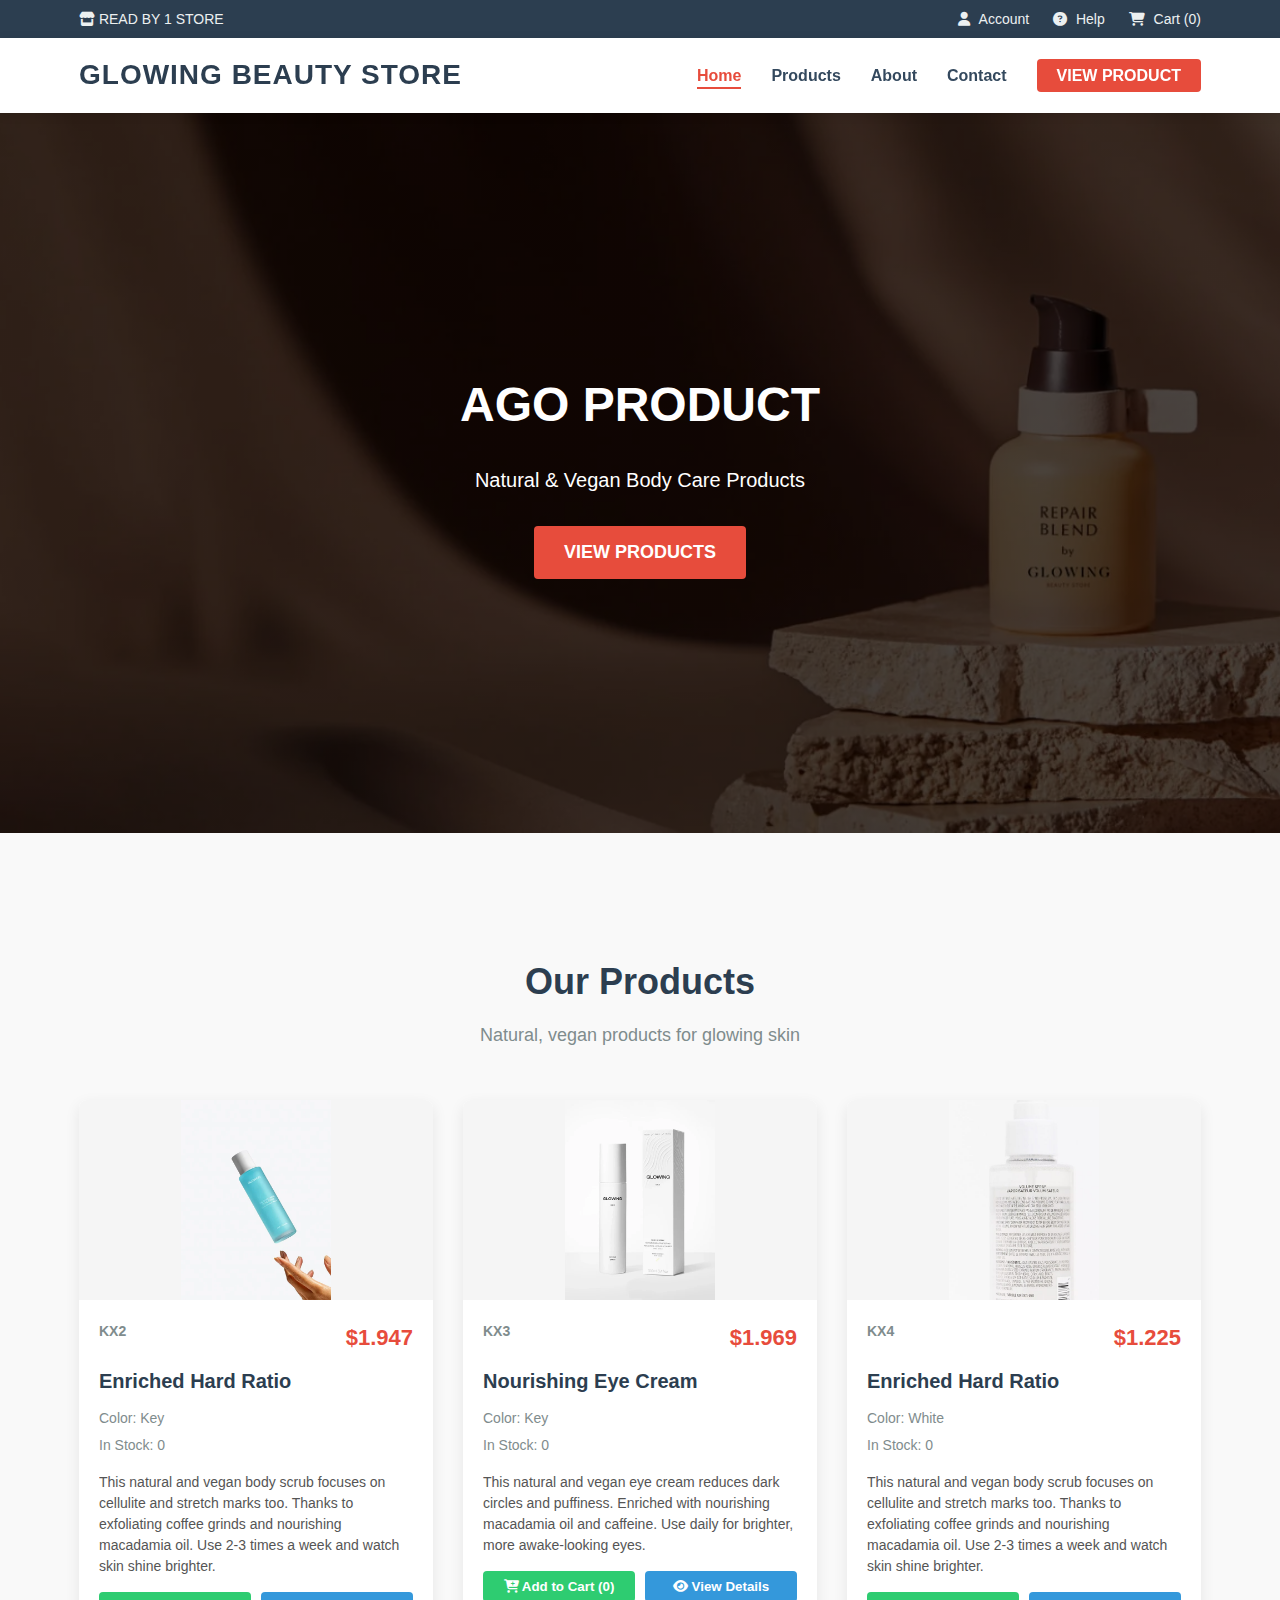
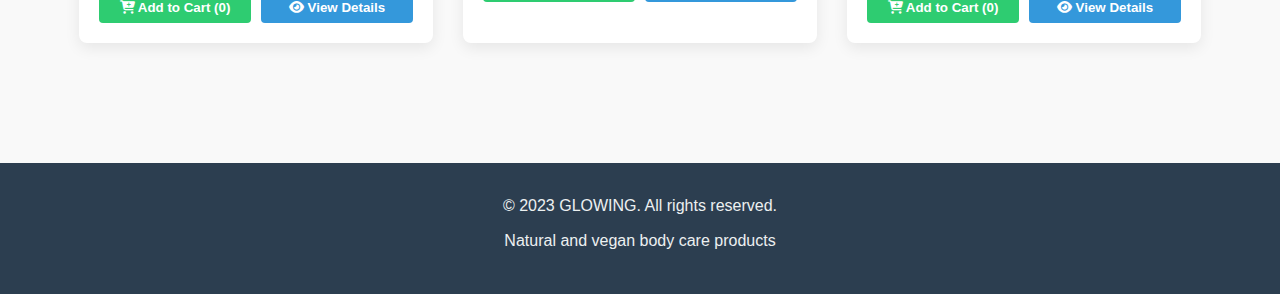
<file: Glowing-store/index.html>
<!DOCTYPE html>
<html lang="en">

<head>
    <meta charset="UTF-8">
    <meta name="viewport" content="width=device-width, initial-scale=1.0">
    <title>GLOWING BEAUTY STORE</title>
    <link rel="stylesheet" href="style.css">
    <link rel="stylesheet" href="https://cdnjs.cloudflare.com/ajax/libs/font-awesome/6.4.0/css/all.min.css">
</head>

<body>
    <div class="top-bar">
        <div class="container">
            <span><i class="fas fa-store"></i> READ BY 1 STORE</span>
            <div class="top-bar-links">
                <a href="#"><i class="fas fa-user"></i> Account</a>
                <a href="#"><i class="fas fa-question-circle"></i> Help</a>
                <a href="cart.html"><i class="fas fa-shopping-cart"></i> Cart (<span id="cart-count">0</span>)</a>
            </div>
        </div>
    </div>

    <nav class="navbar">
        <div class="container">
            <div class="logo">
                <h1>GLOWING BEAUTY STORE</h1>
            </div>
            <ul class="nav-links">
                <li><a href="#" class="active">Home</a></li>
                <li><a href="#products">Products</a></li>
                <li><a href="#about">About</a></li>
                <li><a href="#contact">Contact</a></li>
                <li><a href="cart.html" class="cart-btn">VIEW PRODUCT</a></li>
            </ul>
            <div class="menu-toggle">
                <i class="fas fa-bars"></i>
            </div>
        </div>
    </nav>

    <section class="hero">
        <div class="hero-content">
            <h2>AGO PRODUCT</h2>
            <p>Natural & Vegan Body Care Products</p>
            <a href="#products" class="hero-btn">VIEW PRODUCTS</a>
        </div>
    </section>

    <section class="products-section" id="products">
        <div class="container">
            <h2 class="section-title">Our Products</h2>
            <p class="section-subtitle">Natural, vegan products for glowing skin</p>

            <div class="products-grid">
            </div>
        </div>
    </section>

    <footer>
        <div class="container">
            <p>&copy; 2023 GLOWING. All rights reserved.</p>
            <p>Natural and vegan body care products</p>
        </div>
    </footer>

    <div class="modal" id="product-modal">
        <div class="modal-content">
            <span class="close-modal">&times;</span>
            <div class="modal-product-details">
            </div>
        </div>
    </div>

    <script src="script.js"></script>
</body>

</html>
</file>
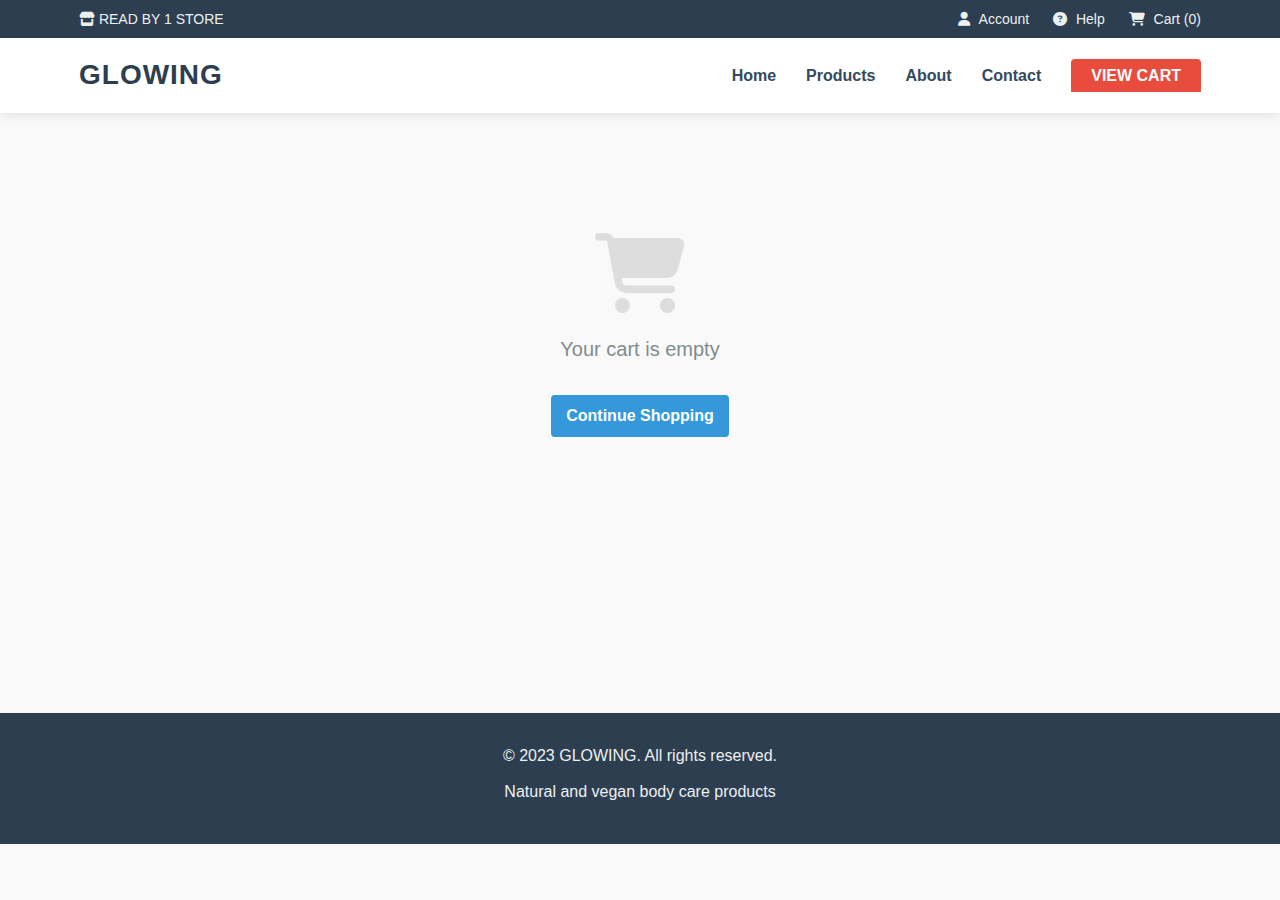
<file: Glowing-store/cart.html>
<!DOCTYPE html>
<html lang="en">

<head>
    <meta charset="UTF-8">
    <meta name="viewport" content="width=device-width, initial-scale=1.0">
    <title>GLOWING | Shopping Cart</title>
    <link rel="stylesheet" href="style.css">
    <link rel="stylesheet" href="https://cdnjs.cloudflare.com/ajax/libs/font-awesome/6.4.0/css/all.min.css">
</head>

<body>
    <div class="top-bar">
        <div class="container">
            <span><i class="fas fa-store"></i> READ BY 1 STORE</span>
            <div class="top-bar-links">
                <a href="#"><i class="fas fa-user"></i> Account</a>
                <a href="#"><i class="fas fa-question-circle"></i> Help</a>
                <a href="cart.html"><i class="fas fa-shopping-cart"></i> Cart (<span id="cart-count">0</span>)</a>
            </div>
        </div>
    </div>

    <nav class="navbar">
        <div class="container">
            <div class="logo">
                <h1>GLOWING</h1>
            </div>
            <ul class="nav-links">
                <li><a href="index.html">Home</a></li>
                <li><a href="index.html#products">Products</a></li>
                <li><a href="index.html#about">About</a></li>
                <li><a href="index.html#contact">Contact</a></li>
                <li><a href="cart.html" class="cart-btn active">VIEW CART</a></li>
            </ul>
            <div class="menu-toggle">
                <i class="fas fa-bars"></i>
            </div>
        </div>
    </nav>

    <div class="cart-container container">
    </div>

    <footer>
        <div class="container">
            <p>&copy; 2023 GLOWING. All rights reserved.</p>
            <p>Natural and vegan body care products</p>
        </div>
    </footer>

    <script src="script.js"></script>
</body>

</html>
</file>
<file: Glowing-store/style.css>
* {
    margin: 0;
    padding: 0;
    box-sizing: border-box;
    font-family: 'Segoe UI', Tahoma, Geneva, Verdana, sans-serif;
}

body {
    background-color: #f9f9f9;
    color: #333;
    line-height: 1.6;
}

.container {
    width: 90%;
    max-width: 1200px;
    margin: 0 auto;
    padding: 0 15px;
}

.top-bar {
    background-color: #2c3e50;
    color: #ecf0f1;
    padding: 8px 0;
    font-size: 14px;
}

.top-bar .container {
    display: flex;
    justify-content: space-between;
    align-items: center;
}

.top-bar-links a {
    color: #ecf0f1;
    text-decoration: none;
    margin-left: 20px;
    transition: color 0.3s;
}

.top-bar-links a:hover {
    color: #f1c40f;
}

.top-bar-links i {
    margin-right: 5px;
}

.navbar {
    background-color: #ffffff;
    box-shadow: 0 2px 10px rgba(0, 0, 0, 0.1);
    padding: 15px 0;
    position: sticky;
    top: 0;
    z-index: 1000;
}

.navbar .container {
    display: flex;
    justify-content: space-between;
    align-items: center;
}

.logo h1 {
    color: #2c3e50;
    font-size: 28px;
    font-weight: 700;
    letter-spacing: 1px;
}

.nav-links {
    display: flex;
    list-style: none;
}

.nav-links li {
    margin-left: 30px;
}

.nav-links a {
    text-decoration: none;
    color: #34495e;
    font-weight: 600;
    font-size: 16px;
    transition: color 0.3s;
    padding: 5px 0;
    position: relative;
}

.nav-links a:hover {
    color: #e74c3c;
}

.nav-links a.active {
    color: #e74c3c;
}

.nav-links a.active::after {
    content: '';
    position: absolute;
    bottom: 0;
    left: 0;
    width: 100%;
    height: 2px;
    background-color: #e74c3c;
}

.cart-btn {
    background-color: #e74c3c;
    color: white !important;
    padding: 8px 20px !important;
    border-radius: 4px;
}

.cart-btn:hover {
    background-color: #c0392b;
}

.menu-toggle {
    display: none;
    font-size: 24px;
    cursor: pointer;
}

.hero {
    background-image: linear-gradient(rgba(0, 0, 0, 0.7), rgba(0, 0, 0, 0.7)), url('./Images/hero-slider-22.webp');
    background-size: cover;
    background-position: center;
    height: 80vh;
    display: flex;
    align-items: center;
    justify-content: center;
    text-align: center;
    color: white;
    margin-bottom: 60px;
}

.hero-content h2 {
    font-size: 48px;
    margin-bottom: 20px;
    font-weight: 700;
}

.hero-content p {
    font-size: 20px;
    margin-bottom: 30px;
    max-width: 600px;
}

.hero-btn {
    display: inline-block;
    background-color: #e74c3c;
    color: white;
    padding: 12px 30px;
    border-radius: 4px;
    text-decoration: none;
    font-weight: 600;
    font-size: 18px;
    transition: all 0.3s;
}

.hero-btn:hover {
    background-color: #c0392b;
    transform: translateY(-3px);
    box-shadow: 0 10px 20px rgba(0, 0, 0, 0.2);
}

.products-section {
    padding: 60px 0;
}

.section-title {
    text-align: center;
    font-size: 36px;
    color: #2c3e50;
    margin-bottom: 10px;
}

.section-subtitle {
    text-align: center;
    color: #7f8c8d;
    margin-bottom: 50px;
    font-size: 18px;
}

.products-grid {
    display: grid;
    grid-template-columns: repeat(auto-fill, minmax(300px, 1fr));
    gap: 30px;
}

.product-card {
    background-color: white;
    border-radius: 8px;
    overflow: hidden;
    box-shadow: 0 5px 15px rgba(0, 0, 0, 0.08);
    transition: transform 0.3s, box-shadow 0.3s;
}

.product-card:hover {
    transform: translateY(-10px);
    box-shadow: 0 15px 30px rgba(0, 0, 0, 0.15);
}

.product-image {
    height: 200px;
    background-color: #f5f5f5;
    display: flex;
    align-items: center;
    justify-content: center;
    overflow: hidden;
}

.product-image img {
    max-width: 100%;
    max-height: 100%;
    object-fit: cover;
}

.product-info {
    padding: 20px;
}

.product-header {
    display: flex;
    justify-content: space-between;
    align-items: flex-start;
    margin-bottom: 10px;
}

.product-id {
    font-size: 14px;
    color: #7f8c8d;
    font-weight: 600;
}

.product-price {
    font-size: 22px;
    color: #e74c3c;
    font-weight: 700;
}

.product-name {
    font-size: 20px;
    color: #2c3e50;
    margin-bottom: 10px;
    font-weight: 600;
}

.product-color,
.product-quantity {
    font-size: 14px;
    color: #7f8c8d;
    margin-bottom: 5px;
}

.product-description {
    font-size: 14px;
    color: #555;
    margin: 15px 0;
    line-height: 1.5;
    display: -webkit-box;
    -webkit-box-orient: vertical;
    overflow: hidden;
}

.product-actions {
    display: flex;
    gap: 10px;
    margin-top: 15px;
}

.btn {
    padding: 8px 15px;
    border: none;
    border-radius: 4px;
    cursor: pointer;
    font-weight: 600;
    transition: all 0.3s;
    flex: 1;
    text-align: center;
    text-decoration: none;
    display: inline-block;
}

.btn-add {
    background-color: #2ecc71;
    color: white;
}

.btn-add:hover {
    background-color: #27ae60;
}

.btn-details {
    background-color: #3498db;
    color: white;
}

.btn-details:hover {
    background-color: #2980b9;
}

footer {
    background-color: #2c3e50;
    color: #ecf0f1;
    padding: 30px 0;
    text-align: center;
    margin-top: 60px;
}

footer p {
    margin-bottom: 10px;
}

.modal {
    display: none;
    position: fixed;
    top: 0;
    left: 0;
    width: 100%;
    height: 100%;
    background-color: rgba(0, 0, 0, 0.7);
    z-index: 2000;
    justify-content: center;
    align-items: center;
}

.modal-content {
    background-color: white;
    width: 90%;
    max-width: 700px;
    border-radius: 8px;
    padding: 30px;
    position: relative;
    max-height: 90vh;
    overflow-y: auto;
}

.close-modal {
    position: absolute;
    top: 15px;
    right: 20px;
    font-size: 30px;
    cursor: pointer;
    color: #7f8c8d;
}

.close-modal:hover {
    color: #333;
}

.modal-product-details {
    display: flex;
    flex-direction: column;
    gap: 20px;
}

.modal-product-image {
    height: 300px;
    background-color: #f5f5f5;
    display: flex;
    align-items: center;
    justify-content: center;
    border-radius: 8px;
    overflow: hidden;
}

.modal-product-image img {
    max-width: 100%;
    max-height: 100%;
    object-fit: contain;
}

.cart-container {
    padding: 60px 0;
    min-height: 60vh;
}

.cart-title {
    font-size: 36px;
    color: #2c3e50;
    margin-bottom: 30px;
    text-align: center;
}

.cart-table {
    width: 100%;
    border-collapse: collapse;
    background-color: white;
    box-shadow: 0 5px 15px rgba(0, 0, 0, 0.08);
    border-radius: 8px;
    overflow: hidden;
}

.cart-table th {
    background-color: #2c3e50;
    color: white;
    padding: 15px;
    text-align: left;
}

.cart-table td {
    padding: 15px;
    border-bottom: 1px solid #eee;
}

.cart-table tr:last-child td {
    border-bottom: none;
}

.cart-product-info {
    display: flex;
    align-items: center;
    gap: 15px;
}

.cart-product-image {
    width: 80px;
    height: 80px;
    background-color: #f5f5f5;
    border-radius: 4px;
    display: flex;
    align-items: center;
    justify-content: center;
    overflow: hidden;
}

.cart-product-image img {
    max-width: 100%;
    max-height: 100%;
    object-fit: cover;
}

.quantity-control {
    display: flex;
    align-items: center;
    gap: 10px;
}

.quantity-btn {
    width: 30px;
    height: 30px;
    border-radius: 50%;
    background-color: #f1f1f1;
    border: none;
    cursor: pointer;
    display: flex;
    align-items: center;
    justify-content: center;
}

.btn-remove {
    background-color: #e74c3c;
    color: white;
    padding: 8px 15px;
    border-radius: 4px;
    border: none;
    cursor: pointer;
}

.btn-remove:hover {
    background-color: #c0392b;
}

.cart-summary {
    background-color: white;
    padding: 25px;
    border-radius: 8px;
    box-shadow: 0 5px 15px rgba(0, 0, 0, 0.08);
    margin-top: 40px;
}

.summary-row {
    display: flex;
    justify-content: space-between;
    margin-bottom: 15px;
    padding-bottom: 10px;
    border-bottom: 1px solid #eee;
}

.summary-total {
    font-size: 22px;
    font-weight: 700;
    color: #e74c3c;
    border-bottom: none;
    padding-top: 10px;
}

.btn-checkout {
    display: block;
    width: 100%;
    background-color: #2ecc71;
    color: white;
    padding: 15px;
    border-radius: 4px;
    border: none;
    font-size: 18px;
    font-weight: 600;
    cursor: pointer;
    margin-top: 20px;
    text-align: center;
    text-decoration: none;
}

.btn-checkout:hover {
    background-color: #27ae60;
}

.empty-cart {
    text-align: center;
    padding: 60px 0;
}

.empty-cart i {
    font-size: 80px;
    color: #ddd;
    margin-bottom: 20px;
}

.empty-cart p {
    font-size: 20px;
    color: #7f8c8d;
    margin-bottom: 30px;
}

@media (max-width: 768px) {
    .menu-toggle {
        display: block;
    }

    .nav-links {
        position: fixed;
        top: 100px;
        left: 0;
        width: 100%;
        background-color: white;
        flex-direction: column;
        align-items: center;
        padding: 20px 0;
        box-shadow: 0 10px 20px rgba(0, 0, 0, 0.1);
        transform: translateY(-150%);
        transition: transform 0.3s;
        z-index: 999;
    }

    .nav-links.active {
        transform: translateY(0);
    }

    .nav-links li {
        margin: 15px 0;
    }

    .hero-content h2 {
        font-size: 36px;
    }

    .products-grid {
        grid-template-columns: repeat(auto-fill, minmax(250px, 1fr));
    }

    .cart-table {
        display: block;
        overflow-x: auto;
    }

    .top-bar .container {
        flex-direction: column;
        gap: 10px;
    }

    .top-bar-links a {
        margin: 0 10px;
    }
}
</file>
